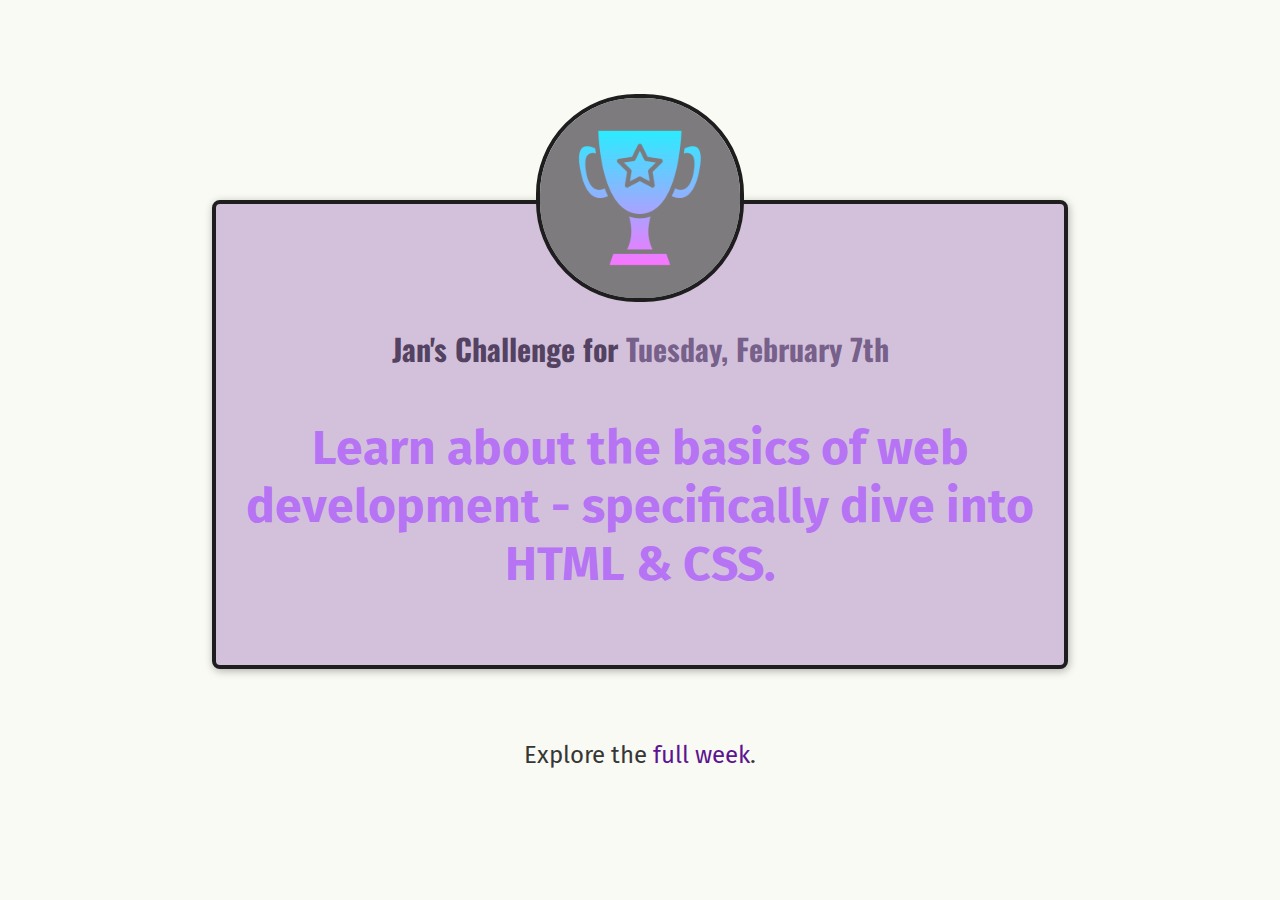
<file: index.html>
<!DOCTYPE html>
<html lang="en">
  <head>
    <meta charset="UTF-8" />
    <link rel="preconnect" href="https://fonts.googleapis.com" />
    <link rel="preconnect" href="https://fonts.gstatic.com" crossorigin />
    <link
      href="https://fonts.googleapis.com/css2?family=Fira+Sans:wght@400;700&family=Oswald:wght@700&family=Special+Elite&display=swap"
      rel="stylesheet"
    />
    <link href="styles/shared.css" rel="stylesheet" />
    <link href="styles/daily-challenge.css" rel="stylesheet" />
    <link rel="icon" href="/images/favicon.ico" type="image/x-icon">
    <title>My Daily Challenge</title>
  </head>
  <body>
    <main>
      <img src="images/challenges-trophy.png" alt="A trophy" />
      <h1>Jan's Challenge for <span>Tuesday, February 7th</span></h1>
      <p id="todays-challenge">
        Learn about the basics of web development - specifically dive into
        HTML & CSS.
      </p>
    </main>
    <footer>
      <p>Explore the <a href="full-week.html">full week</a>.</p>
    </footer>
  </body>
</html>
</file>
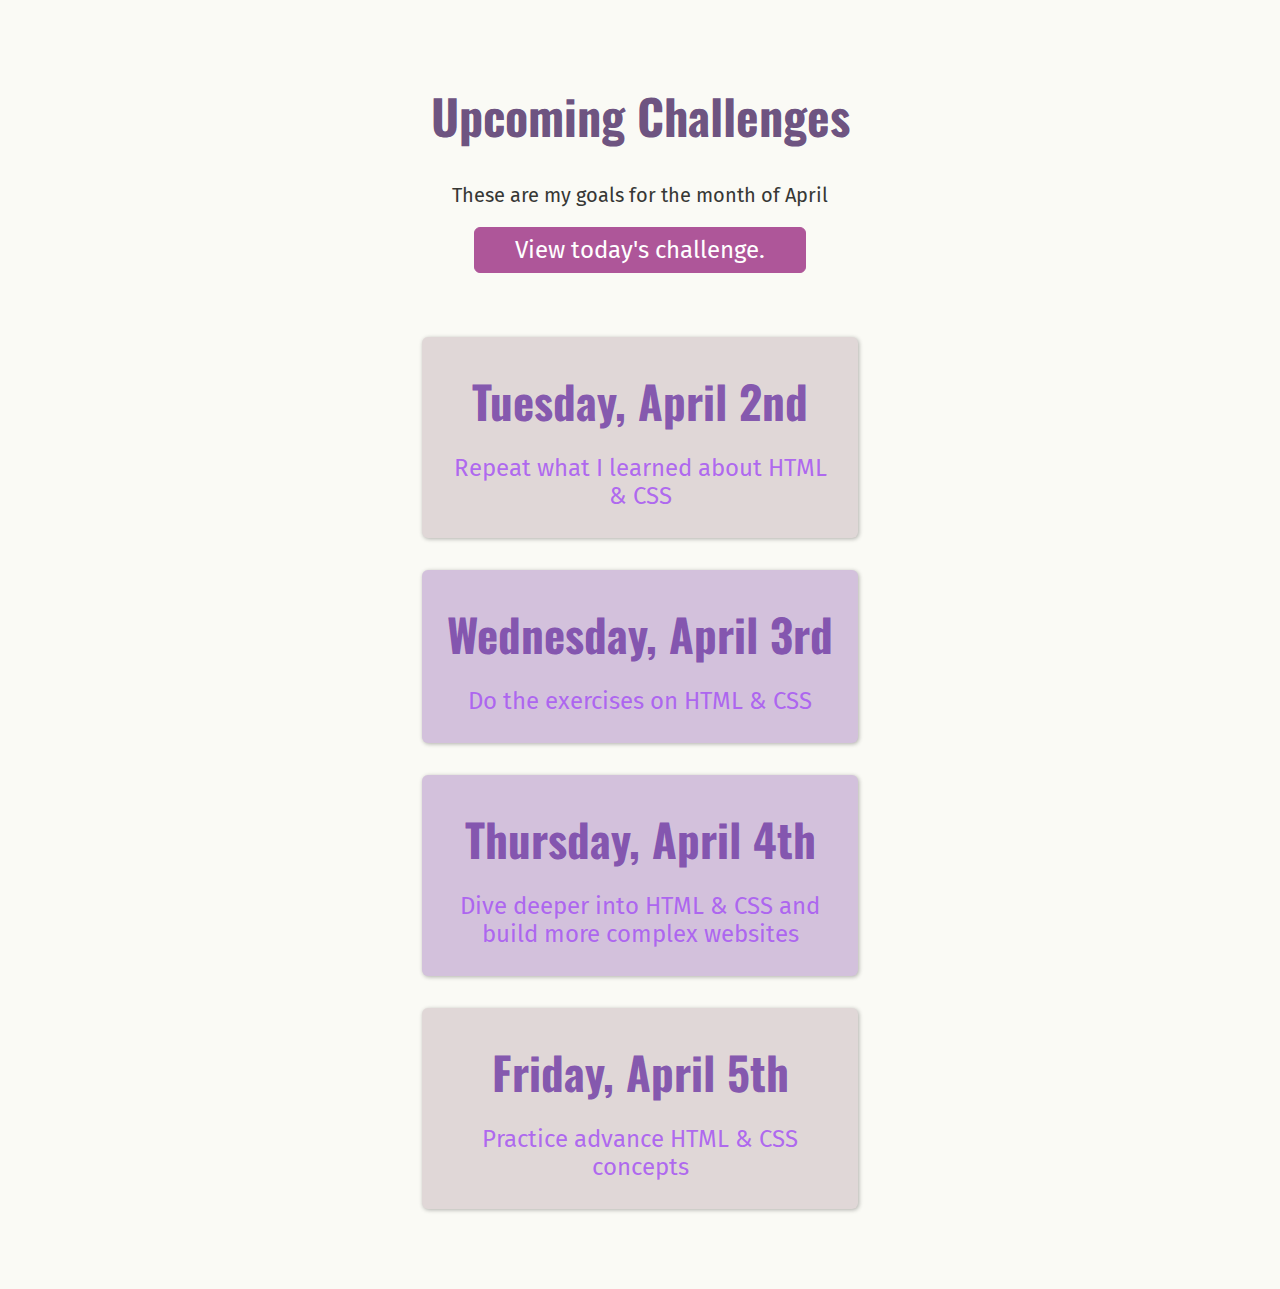
<file: full-week.html>
<!DOCTYPE html>
<html lang="en">
  <head>
    <meta charset="UTF-8" />
    <title>My Upcoming Challenges</title>
    <link href="styles/shared.css" rel="stylesheet" />
    <link href="styles/full-week.css" rel="stylesheet" />
    <link rel="icon" href="images/favicon.ico" type="image/x-icon">
    <link rel="preconnect" href="https://fonts.googleapis.com" />
    <link rel="preconnect" href="https://fonts.gstatic.com" crossorigin />
    <link
      href="https://fonts.googleapis.com/css2?family=Fira+Sans:wght@400;700&family=Oswald:wght@700&family=Special+Elite&display=swap"
      rel="stylesheet"
    />
  </head>
  <body>
    <header>
      <h1>Upcoming Challenges</h1>
      <p id="description">These are my goals for the month of April</p>
      <a href="index.html">View today's challenge.</a>
    </header>
    <main>
      <ol>
        <li>
          <h2>Tuesday, April 2nd</h2>
          <p>Repeat what I learned about HTML & CSS</p>
        </li>
        <li class="highlight-goal">
          <h2>Wednesday, April 3rd</h2>
          <p>Do the exercises on HTML & CSS</p>
        </li>
        <li class="highlight-goal">
          <h2>Thursday, April 4th</h2>
          <p>Dive deeper into HTML & CSS and build more complex websites</p>
        </li>
        <li>
          <h2>Friday, April 5th</h2>
          <p>Practice advance HTML & CSS concepts</p>
        </li>
      </ol>
    </main>
  </body>
</html>
</file>
<file: styles/shared.css>
body {
  background-color: hsl(60, 33%, 97%);
  color: hsl(80, 3%, 21%);
  font-family: "Fira Sans", sans-serif;
  margin: 80px 0;
  text-align: center;
}

h1 {
  color: hsl(272, 19%, 32%);
  font-family: "Oswald", sans-serif;
  font-size: 52px;
  font-weight: bold;
}

a {
  color: hsl(275, 76%, 32%);
  text-decoration: none;
}

a:hover {
  text-decoration: underline;
}

p {
  font-family: "Fira Sans", sans-serif;
  font-size: 24px;
}
</file>
<file: styles/daily-challenge.css>
main {
  background-color: hsl(280, 27%, 81%);
  border: 4px solid hsl(0, 2%, 12%);
  border-radius: 8px;
  box-shadow: 1px 2px 8px hsla(0, 0%, 0%, 0.3);
  margin: 200px auto 72px auto;
  padding: 24px;
  width: 800px;
}

img {
  border: 4px solid hsl(0, 2%, 12%);
  border-radius: 100px;
  height: 200px;
  margin-top:-134px;
  width: 200px;
}

h1 {
  font-size: 30px;
  margin-bottom: 20px;
}

span {
  color: hsla(272, 21%, 41%, 0.89);
}

#todays-challenge {
  color: hsla(271, 91%, 69%, 0.89);
  font-size: 48px;
  font-weight: bold;
}
</file>
<file: styles/full-week.css>
header {
  margin-bottom: 64px;
}

h1 {
  color: hsla(274, 30%, 34%, 0.89);
  font-size: 48px;
}

#description {
    font-size: 20px;
    margin-bottom: 12px 0;
}

/* header p {
  margin-bottom: 20px;
} */

a {
  border: 1px solid hsl(314, 35%, 51%);
  background-color: hsl(314, 35%, 51%);
  border-radius: 6px;
  color: white;
  display: inline-block;
  font-size: 24px;
  padding: 8px 40px;
}

a:hover {
  background-color: hsl(314, 45%, 51%);
  text-decoration: none;
}

ol {
  list-style: none;
  margin: 36px auto 0 auto;
  padding: 0;
  width: 500px;
}

li {
  background-color: rgb(224, 215, 215);
  border-radius: 6px;
  box-shadow: 1px 1px 4px hsla(0, 0%, 0%, 0.3);
  color: hsla(271, 91%, 69%, 0.89);
  font-size: 30px;
  margin: 32px;
  padding: 16px;
}

h2 {
  color: hsla(271, 41%, 47%, 0.89);
  font-family: "Oswald", sans-serif;
  font-size: ;
  margin: 14px 0 20px 0;
}

main p {
  color: hsla(271, 85%, 65%, 0.89);
  margin: 12px;
}

.highlight-goal {
  background-color: hsl(280, 27%, 81%);
}
</file>
